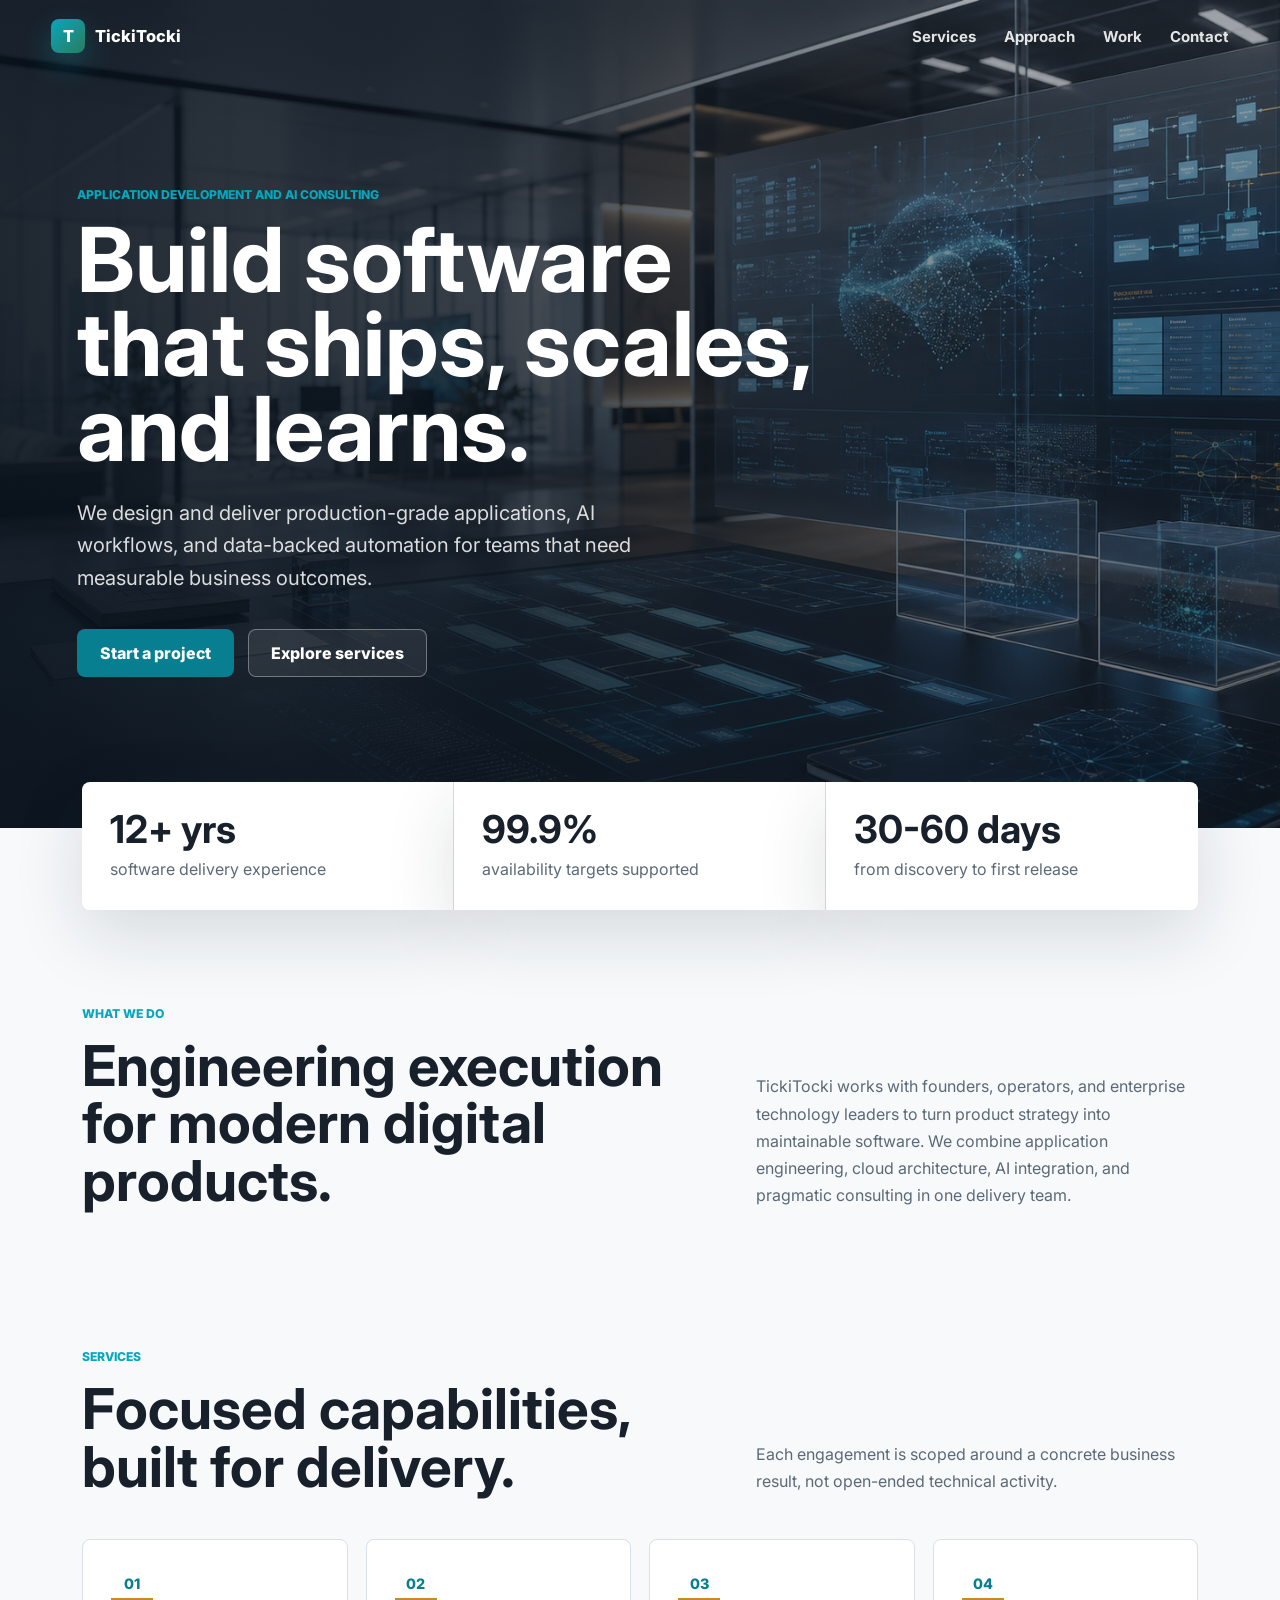
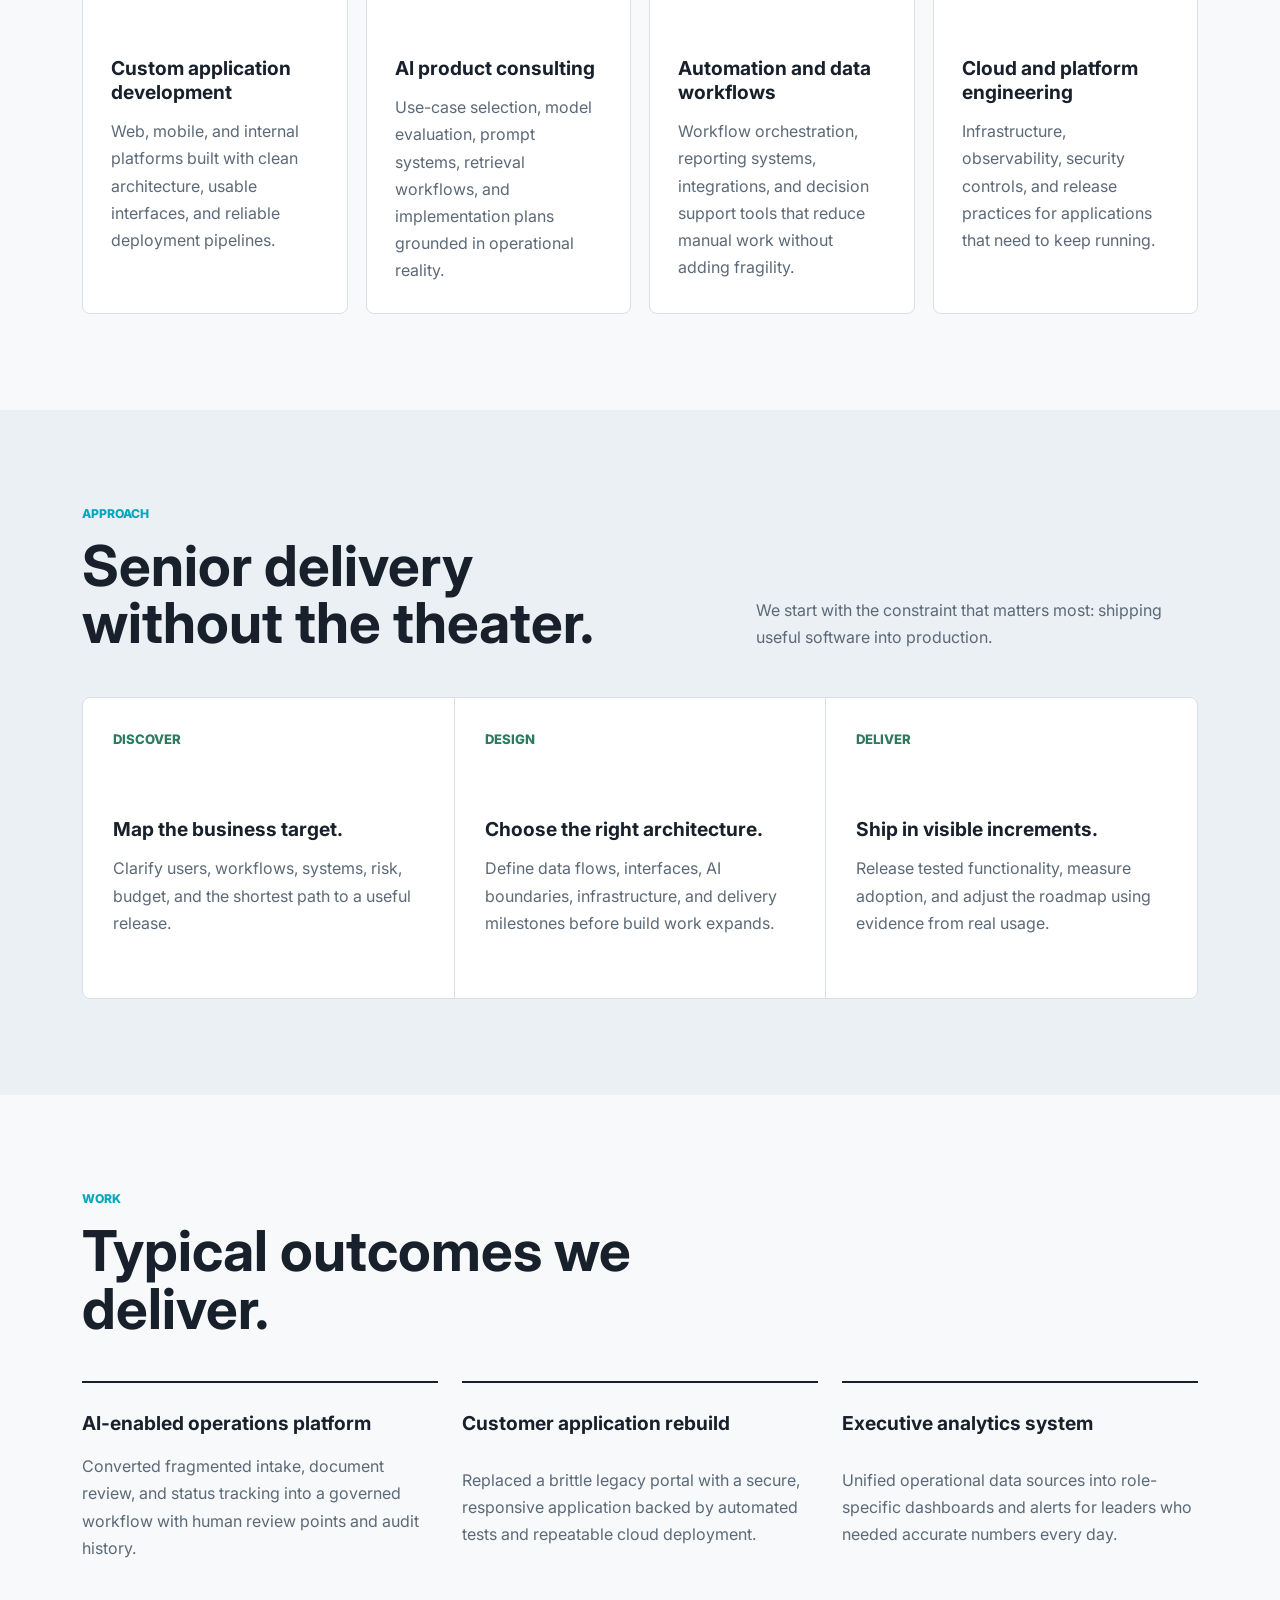
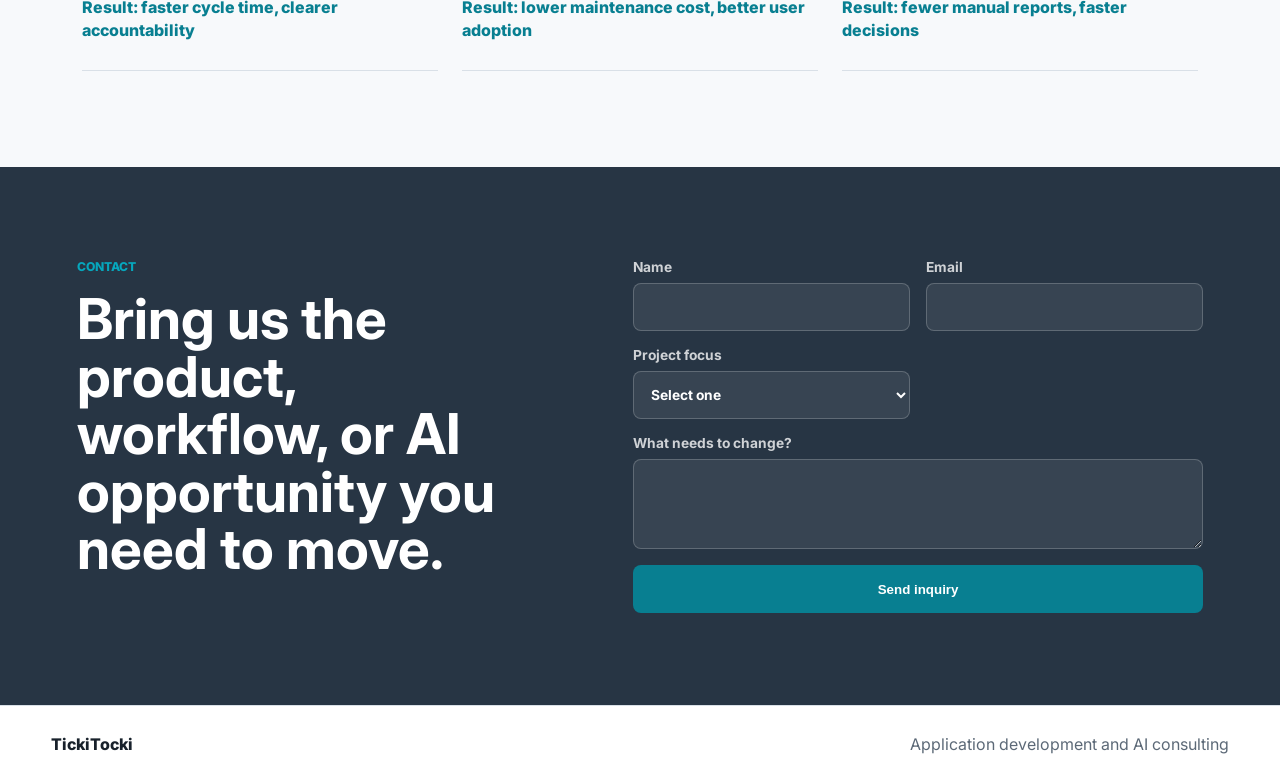
<file: index.html>
<!doctype html>
<html lang="en">
  <head>
    <meta charset="utf-8">
    <meta name="viewport" content="width=device-width, initial-scale=1">
    <meta
      name="description"
      content="TickiTocki builds custom applications and practical AI systems for companies that need secure, scalable software."
    >
    <title>TickiTocki | Application Development and AI Consulting</title>
    <link rel="preconnect" href="https://fonts.googleapis.com">
    <link rel="preconnect" href="https://fonts.gstatic.com" crossorigin>
    <link
      href="https://fonts.googleapis.com/css2?family=Inter:wght@400;500;600;700;800&display=swap"
      rel="stylesheet"
    >
    <link rel="stylesheet" href="styles.css">
  </head>
  <body>
    <header class="site-header" data-header>
      <a class="brand" href="#top" aria-label="TickiTocki home">
        <span class="brand-mark" aria-hidden="true">T</span>
        <span>TickiTocki</span>
      </a>
      <button class="nav-toggle" type="button" aria-label="Open navigation" aria-expanded="false" data-nav-toggle>
        <span></span>
        <span></span>
      </button>
      <nav class="site-nav" data-nav>
        <a href="#services">Services</a>
        <a href="#approach">Approach</a>
        <a href="#work">Work</a>
        <a href="#contact">Contact</a>
      </nav>
    </header>

    <main id="top">
      <section class="hero">
        <img class="hero-image" src="assets/hero-technology-consulting.png" alt="Modern software architecture and AI consulting workspace">
        <div class="hero-overlay" aria-hidden="true"></div>
        <div class="hero-content">
          <p class="eyebrow">Application development and AI consulting</p>
          <h1>Build software that ships, scales, and learns.</h1>
          <p class="hero-copy">
            We design and deliver production-grade applications, AI workflows, and data-backed automation for teams that need measurable business outcomes.
          </p>
          <div class="hero-actions">
            <a class="button primary" href="#contact">Start a project</a>
            <a class="button secondary" href="#services">Explore services</a>
          </div>
        </div>
      </section>

      <section class="metrics" aria-label="Company metrics">
        <div>
          <strong>12+ yrs</strong>
          <span>software delivery experience</span>
        </div>
        <div>
          <strong>99.9%</strong>
          <span>availability targets supported</span>
        </div>
        <div>
          <strong>30-60 days</strong>
          <span>from discovery to first release</span>
        </div>
      </section>

      <section class="section intro">
        <div class="section-kicker">What we do</div>
        <div class="intro-grid">
          <h2>Engineering execution for modern digital products.</h2>
          <p>
            TickiTocki works with founders, operators, and enterprise technology leaders to turn product strategy into maintainable software. We combine application engineering, cloud architecture, AI integration, and pragmatic consulting in one delivery team.
          </p>
        </div>
      </section>

      <section class="section services" id="services">
        <div class="section-heading">
          <div>
            <div class="section-kicker">Services</div>
            <h2>Focused capabilities, built for delivery.</h2>
          </div>
          <p>Each engagement is scoped around a concrete business result, not open-ended technical activity.</p>
        </div>
        <div class="service-grid">
          <article class="service-card">
            <span class="service-icon" aria-hidden="true">01</span>
            <h3>Custom application development</h3>
            <p>Web, mobile, and internal platforms built with clean architecture, usable interfaces, and reliable deployment pipelines.</p>
          </article>
          <article class="service-card">
            <span class="service-icon" aria-hidden="true">02</span>
            <h3>AI product consulting</h3>
            <p>Use-case selection, model evaluation, prompt systems, retrieval workflows, and implementation plans grounded in operational reality.</p>
          </article>
          <article class="service-card">
            <span class="service-icon" aria-hidden="true">03</span>
            <h3>Automation and data workflows</h3>
            <p>Workflow orchestration, reporting systems, integrations, and decision support tools that reduce manual work without adding fragility.</p>
          </article>
          <article class="service-card">
            <span class="service-icon" aria-hidden="true">04</span>
            <h3>Cloud and platform engineering</h3>
            <p>Infrastructure, observability, security controls, and release practices for applications that need to keep running.</p>
          </article>
        </div>
      </section>

      <section class="band" id="approach">
        <div class="section">
          <div class="section-heading">
            <div>
              <div class="section-kicker">Approach</div>
              <h2>Senior delivery without the theater.</h2>
            </div>
            <p>We start with the constraint that matters most: shipping useful software into production.</p>
          </div>
          <div class="process">
            <div class="process-step">
              <span>Discover</span>
              <h3>Map the business target.</h3>
              <p>Clarify users, workflows, systems, risk, budget, and the shortest path to a useful release.</p>
            </div>
            <div class="process-step">
              <span>Design</span>
              <h3>Choose the right architecture.</h3>
              <p>Define data flows, interfaces, AI boundaries, infrastructure, and delivery milestones before build work expands.</p>
            </div>
            <div class="process-step">
              <span>Deliver</span>
              <h3>Ship in visible increments.</h3>
              <p>Release tested functionality, measure adoption, and adjust the roadmap using evidence from real usage.</p>
            </div>
          </div>
        </div>
      </section>

      <section class="section proof" id="work">
        <div class="section-heading">
          <div>
            <div class="section-kicker">Work</div>
            <h2>Typical outcomes we deliver.</h2>
          </div>
        </div>
        <div class="proof-grid">
          <article>
            <h3>AI-enabled operations platform</h3>
            <p>Converted fragmented intake, document review, and status tracking into a governed workflow with human review points and audit history.</p>
            <span>Result: faster cycle time, clearer accountability</span>
          </article>
          <article>
            <h3>Customer application rebuild</h3>
            <p>Replaced a brittle legacy portal with a secure, responsive application backed by automated tests and repeatable cloud deployment.</p>
            <span>Result: lower maintenance cost, better user adoption</span>
          </article>
          <article>
            <h3>Executive analytics system</h3>
            <p>Unified operational data sources into role-specific dashboards and alerts for leaders who needed accurate numbers every day.</p>
            <span>Result: fewer manual reports, faster decisions</span>
          </article>
        </div>
      </section>

      <section class="cta" id="contact">
        <div>
          <div class="section-kicker">Contact</div>
          <h2>Bring us the product, workflow, or AI opportunity you need to move.</h2>
        </div>
        <form class="contact-form" action="mailto:support@tickitocki.com" method="post" enctype="text/plain">
          <label>
            <span>Name</span>
            <input name="name" type="text" autocomplete="name" required>
          </label>
          <label>
            <span>Email</span>
            <input name="email" type="email" autocomplete="email" required>
          </label>
          <label>
            <span>Project focus</span>
            <select name="project-focus" required>
              <option value="">Select one</option>
              <option>Application development</option>
              <option>AI consulting</option>
              <option>Automation and data workflows</option>
              <option>Cloud and platform engineering</option>
            </select>
          </label>
          <label class="wide">
            <span>What needs to change?</span>
            <textarea name="message" rows="4" required></textarea>
          </label>
          <button class="button primary wide" type="submit">Send inquiry</button>
        </form>
      </section>
    </main>

    <footer class="site-footer">
      <span>TickiTocki</span>
      <span>Application development and AI consulting</span>
    </footer>

    <script src="script.js"></script>
  </body>
</html>
</file>
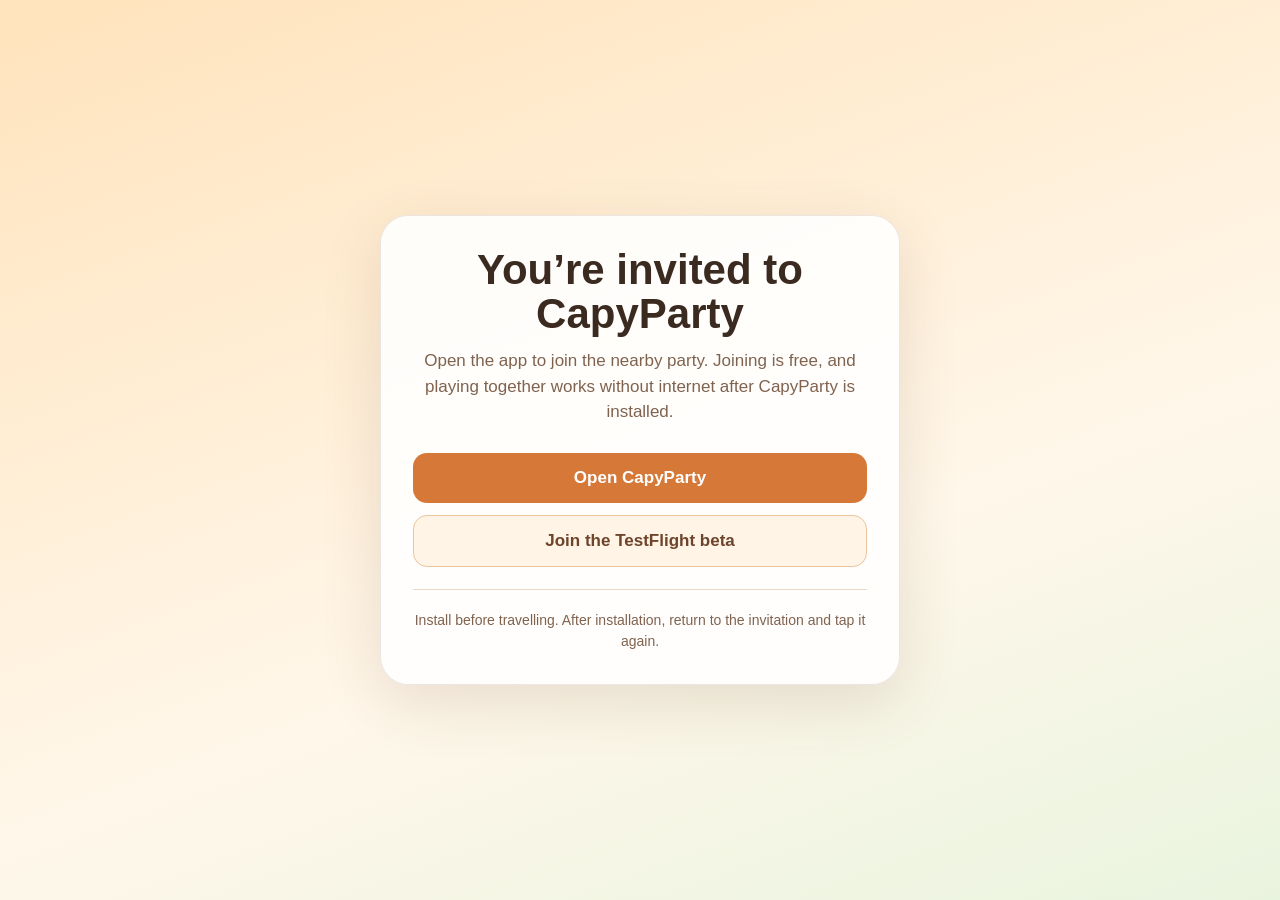
<file: app/capyparty/index.html>
<!doctype html>
<html lang="en">
<head>
  <meta charset="utf-8">
  <meta name="viewport" content="width=device-width, initial-scale=1">
  <meta name="color-scheme" content="light">
  <meta name="theme-color" content="#f5b76f">
  <title>Join a CapyParty</title>
  <meta name="description" content="Install or open CapyParty to join a nearby family game.">
  <meta property="og:title" content="You’re invited to CapyParty">
  <meta property="og:description" content="Join a nearby party for family games that work without internet after installation.">
  <meta property="og:type" content="website">
  <meta property="og:image" content="https://tickitocki.com/app/capyparty/app-icon.png">
  <meta property="og:image:secure_url" content="https://tickitocki.com/app/capyparty/app-icon.png">
  <meta property="og:image:type" content="image/png">
  <meta property="og:image:width" content="1024">
  <meta property="og:image:height" content="1024">
  <meta property="og:image:alt" content="CapyParty app icon">
  <link rel="icon" href="/app/capyparty/app-icon.png">
  <link rel="apple-touch-icon" href="/app/capyparty/app-icon.png">
  <style>
    :root {
      font-family: -apple-system, BlinkMacSystemFont, "Segoe UI", sans-serif;
      color: #3b2a20;
      background: #fff1dc;
    }
    * { box-sizing: border-box; }
    body {
      min-height: 100vh;
      margin: 0;
      display: grid;
      place-items: center;
      padding: 24px;
      background: linear-gradient(160deg, #ffe3bc 0%, #fff7ea 62%, #e9f4df 100%);
    }
    main {
      width: min(100%, 520px);
      padding: 32px;
      border: 1px solid rgba(98, 63, 38, 0.12);
      border-radius: 28px;
      background: rgba(255, 255, 255, 0.88);
      box-shadow: 0 18px 60px rgba(98, 63, 38, 0.14);
      text-align: center;
    }
    h1 { margin: 0 0 12px; font-size: clamp(30px, 8vw, 42px); line-height: 1.05; }
    p { margin: 0; color: #80634f; font-size: 17px; line-height: 1.5; }
    .actions { display: grid; gap: 12px; margin-top: 28px; }
    .button {
      display: block;
      padding: 15px 18px;
      border-radius: 14px;
      background: #d67938;
      color: white;
      font-size: 17px;
      font-weight: 750;
      text-decoration: none;
    }
    .button.secondary { background: #fff4e6; color: #6d452c; border: 1px solid #eac49c; }
    .button[aria-disabled="true"] { opacity: 0.55; pointer-events: none; }
    .note { margin-top: 22px; padding-top: 20px; border-top: 1px solid #ead9c8; font-size: 14px; }
    .code { margin-top: 10px; font: 600 13px ui-monospace, SFMono-Regular, Menlo, monospace; word-break: break-all; }
    @media (max-width: 420px) { body { padding: 12px; } main { padding: 24px 18px; border-radius: 22px; } }
  </style>
</head>
<body>
  <main>
    <h1>You’re invited to CapyParty</h1>
    <p>Open the app to join the nearby party. Joining is free, and playing together works without internet after CapyParty is installed.</p>

    <div class="actions">
      <a class="button" id="open-app" href="#">Open CapyParty</a>
      <a class="button secondary" id="install-app" href="#" aria-disabled="true">Join the TestFlight beta</a>
    </div>

    <p class="note">Install before travelling. After installation, return to the invitation and tap it again.</p>
    <p class="code" id="invite-code" hidden></p>
  </main>

  <script>
    // Replace this beta destination at production launch with the App Store URL
    // for Apple ID 6786782550, including `ct=family_invite` and the provider
    // token (`pt`) when it is available.
    const INSTALL_URL = "https://testflight.apple.com/join/X5MxbHxb";
    const params = new URLSearchParams(window.location.search);
    const host = (params.get("host") || "").toLowerCase();
    const validHost = /^[a-z2-7]{12}$/.test(host);
    const openButton = document.getElementById("open-app");
    const installButton = document.getElementById("install-app");
    const inviteCode = document.getElementById("invite-code");

    if (validHost) {
      openButton.href = `capyparty://join?host=${encodeURIComponent(host)}`;
      inviteCode.textContent = `Party code: ${host}`;
      inviteCode.hidden = false;
    } else {
      openButton.hidden = true;
    }

    if (
      INSTALL_URL.startsWith("https://testflight.apple.com/join/") ||
      INSTALL_URL.startsWith("https://apps.apple.com/")
    ) {
      installButton.href = INSTALL_URL;
      installButton.removeAttribute("aria-disabled");
    } else {
      installButton.textContent = "Installation link unavailable";
    }
  </script>
</body>
</html>
</file>
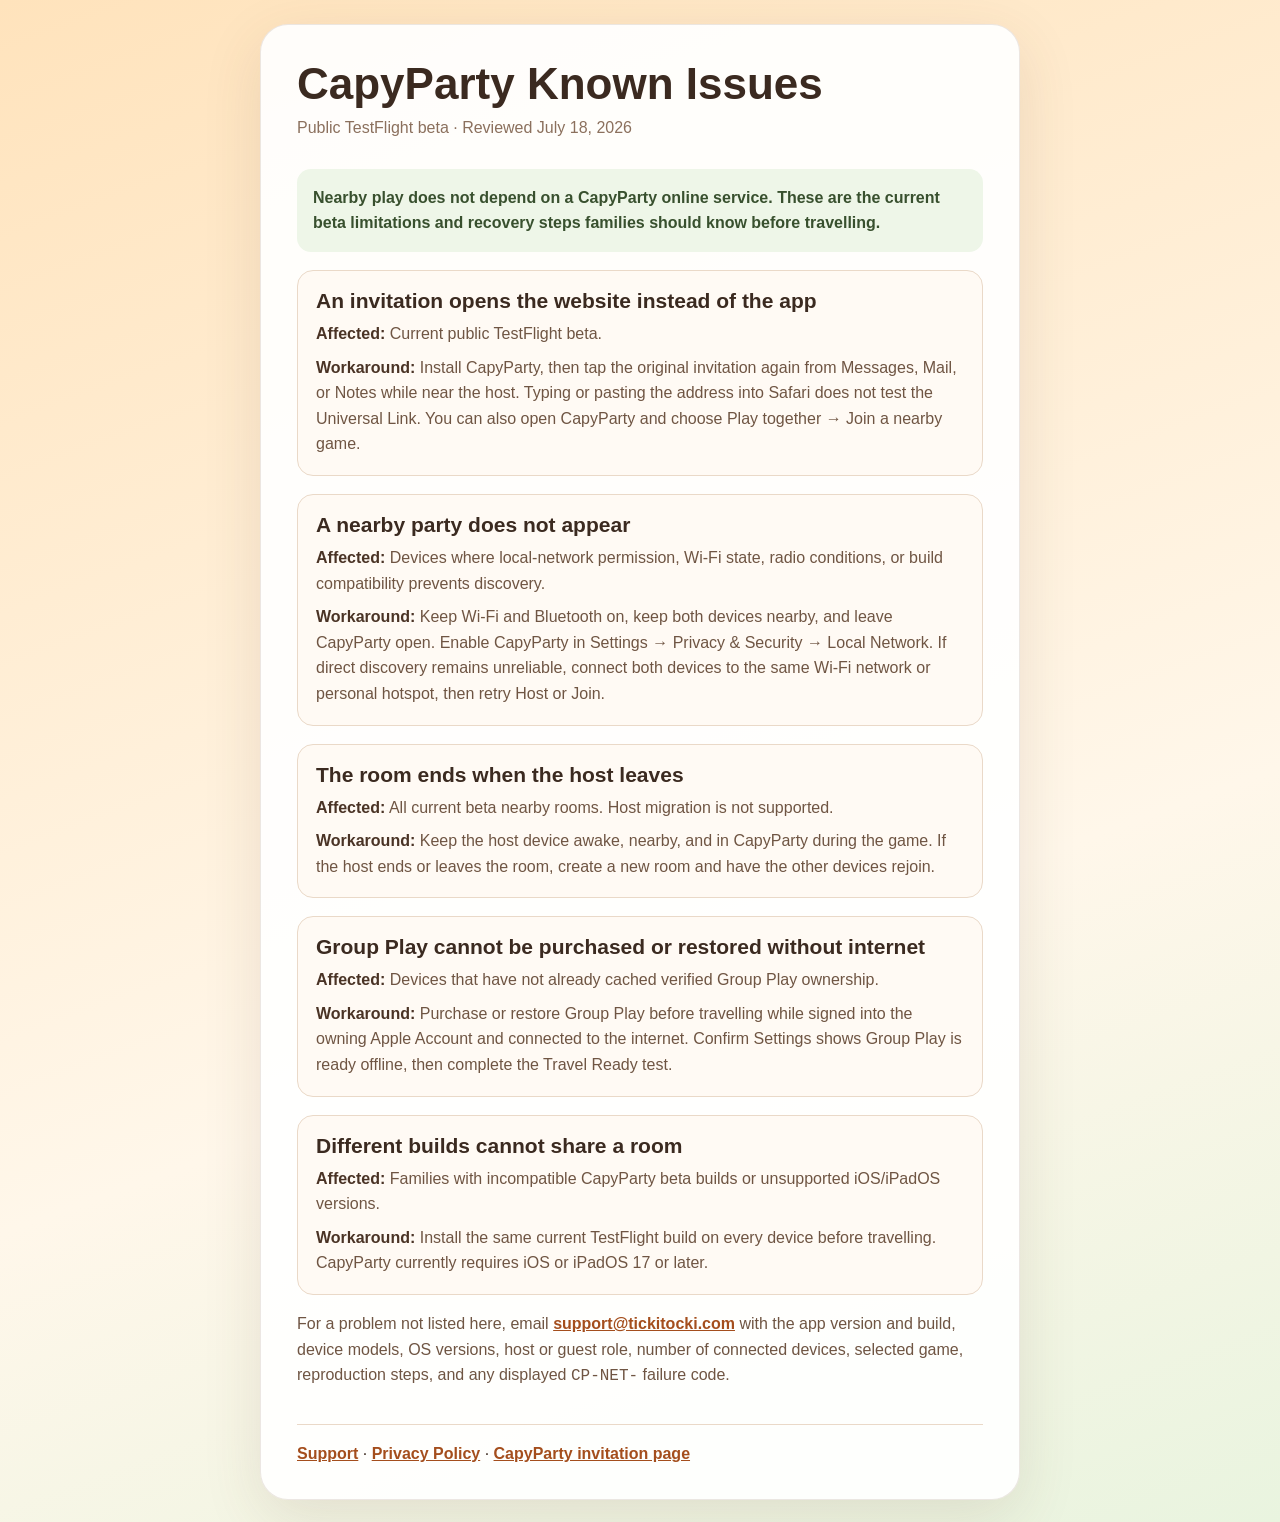
<file: app/capyparty/known-issues/index.html>
<!doctype html>
<html lang="en">
<head>
  <meta charset="utf-8">
  <meta name="viewport" content="width=device-width, initial-scale=1">
  <meta name="color-scheme" content="light">
  <meta name="theme-color" content="#f5b76f">
  <title>CapyParty Known Issues</title>
  <meta name="description" content="Current beta limitations and workarounds for CapyParty.">
  <style>
    :root { font-family: -apple-system, BlinkMacSystemFont, "Segoe UI", sans-serif; color: #3b2a20; background: #fff1dc; }
    * { box-sizing: border-box; }
    body { margin: 0; padding: 24px; background: linear-gradient(160deg, #ffe3bc, #fff7ea 62%, #e9f4df); }
    main { width: min(100%, 760px); margin: 0 auto; padding: 36px; border: 1px solid rgba(98,63,38,.12); border-radius: 28px; background: rgba(255,255,255,.92); box-shadow: 0 18px 60px rgba(98,63,38,.12); }
    h1 { margin: 0 0 8px; font-size: clamp(30px, 7vw, 44px); line-height: 1.05; }
    h2 { margin: 0 0 8px; font-size: 21px; }
    p, li { color: #6f5543; font-size: 16px; line-height: 1.6; }
    a { color: #a44e1d; font-weight: 650; }
    .updated { margin: 0 0 28px; color: #8b705d; }
    .summary { padding: 16px; border-radius: 14px; background: #eef6e8; color: #38502e; font-weight: 650; }
    .issue { margin-top: 18px; padding: 18px; border: 1px solid #ead9c8; border-radius: 16px; background: #fffaf4; }
    .issue p { margin: 8px 0 0; }
    .label { color: #4a3325; font-weight: 700; }
    nav { margin-top: 34px; padding-top: 20px; border-top: 1px solid #ead9c8; }
    @media (max-width: 520px) { body { padding: 12px; } main { padding: 26px 20px; border-radius: 22px; } }
  </style>
</head>
<body>
  <main>
    <h1>CapyParty Known Issues</h1>
    <p class="updated">Public TestFlight beta · Reviewed July 18, 2026</p>
    <p class="summary">Nearby play does not depend on a CapyParty online service. These are the current beta limitations and recovery steps families should know before travelling.</p>

    <section class="issue">
      <h2>An invitation opens the website instead of the app</h2>
      <p><span class="label">Affected:</span> Current public TestFlight beta.</p>
      <p><span class="label">Workaround:</span> Install CapyParty, then tap the original invitation again from Messages, Mail, or Notes while near the host. Typing or pasting the address into Safari does not test the Universal Link. You can also open CapyParty and choose Play together → Join a nearby game.</p>
    </section>

    <section class="issue">
      <h2>A nearby party does not appear</h2>
      <p><span class="label">Affected:</span> Devices where local-network permission, Wi-Fi state, radio conditions, or build compatibility prevents discovery.</p>
      <p><span class="label">Workaround:</span> Keep Wi-Fi and Bluetooth on, keep both devices nearby, and leave CapyParty open. Enable CapyParty in Settings → Privacy &amp; Security → Local Network. If direct discovery remains unreliable, connect both devices to the same Wi-Fi network or personal hotspot, then retry Host or Join.</p>
    </section>

    <section class="issue">
      <h2>The room ends when the host leaves</h2>
      <p><span class="label">Affected:</span> All current beta nearby rooms. Host migration is not supported.</p>
      <p><span class="label">Workaround:</span> Keep the host device awake, nearby, and in CapyParty during the game. If the host ends or leaves the room, create a new room and have the other devices rejoin.</p>
    </section>

    <section class="issue">
      <h2>Group Play cannot be purchased or restored without internet</h2>
      <p><span class="label">Affected:</span> Devices that have not already cached verified Group Play ownership.</p>
      <p><span class="label">Workaround:</span> Purchase or restore Group Play before travelling while signed into the owning Apple Account and connected to the internet. Confirm Settings shows Group Play is ready offline, then complete the Travel Ready test.</p>
    </section>

    <section class="issue">
      <h2>Different builds cannot share a room</h2>
      <p><span class="label">Affected:</span> Families with incompatible CapyParty beta builds or unsupported iOS/iPadOS versions.</p>
      <p><span class="label">Workaround:</span> Install the same current TestFlight build on every device before travelling. CapyParty currently requires iOS or iPadOS 17 or later.</p>
    </section>

    <p>For a problem not listed here, email <a href="mailto:support@tickitocki.com?subject=CapyParty%20Beta%20Issue">support@tickitocki.com</a> with the app version and build, device models, OS versions, host or guest role, number of connected devices, selected game, reproduction steps, and any displayed <code>CP-NET-</code> failure code.</p>

    <nav><a href="/app/capyparty/support/">Support</a> · <a href="/app/capyparty/privacy/">Privacy Policy</a> · <a href="/app/capyparty">CapyParty invitation page</a></nav>
  </main>
</body>
</html>
</file>
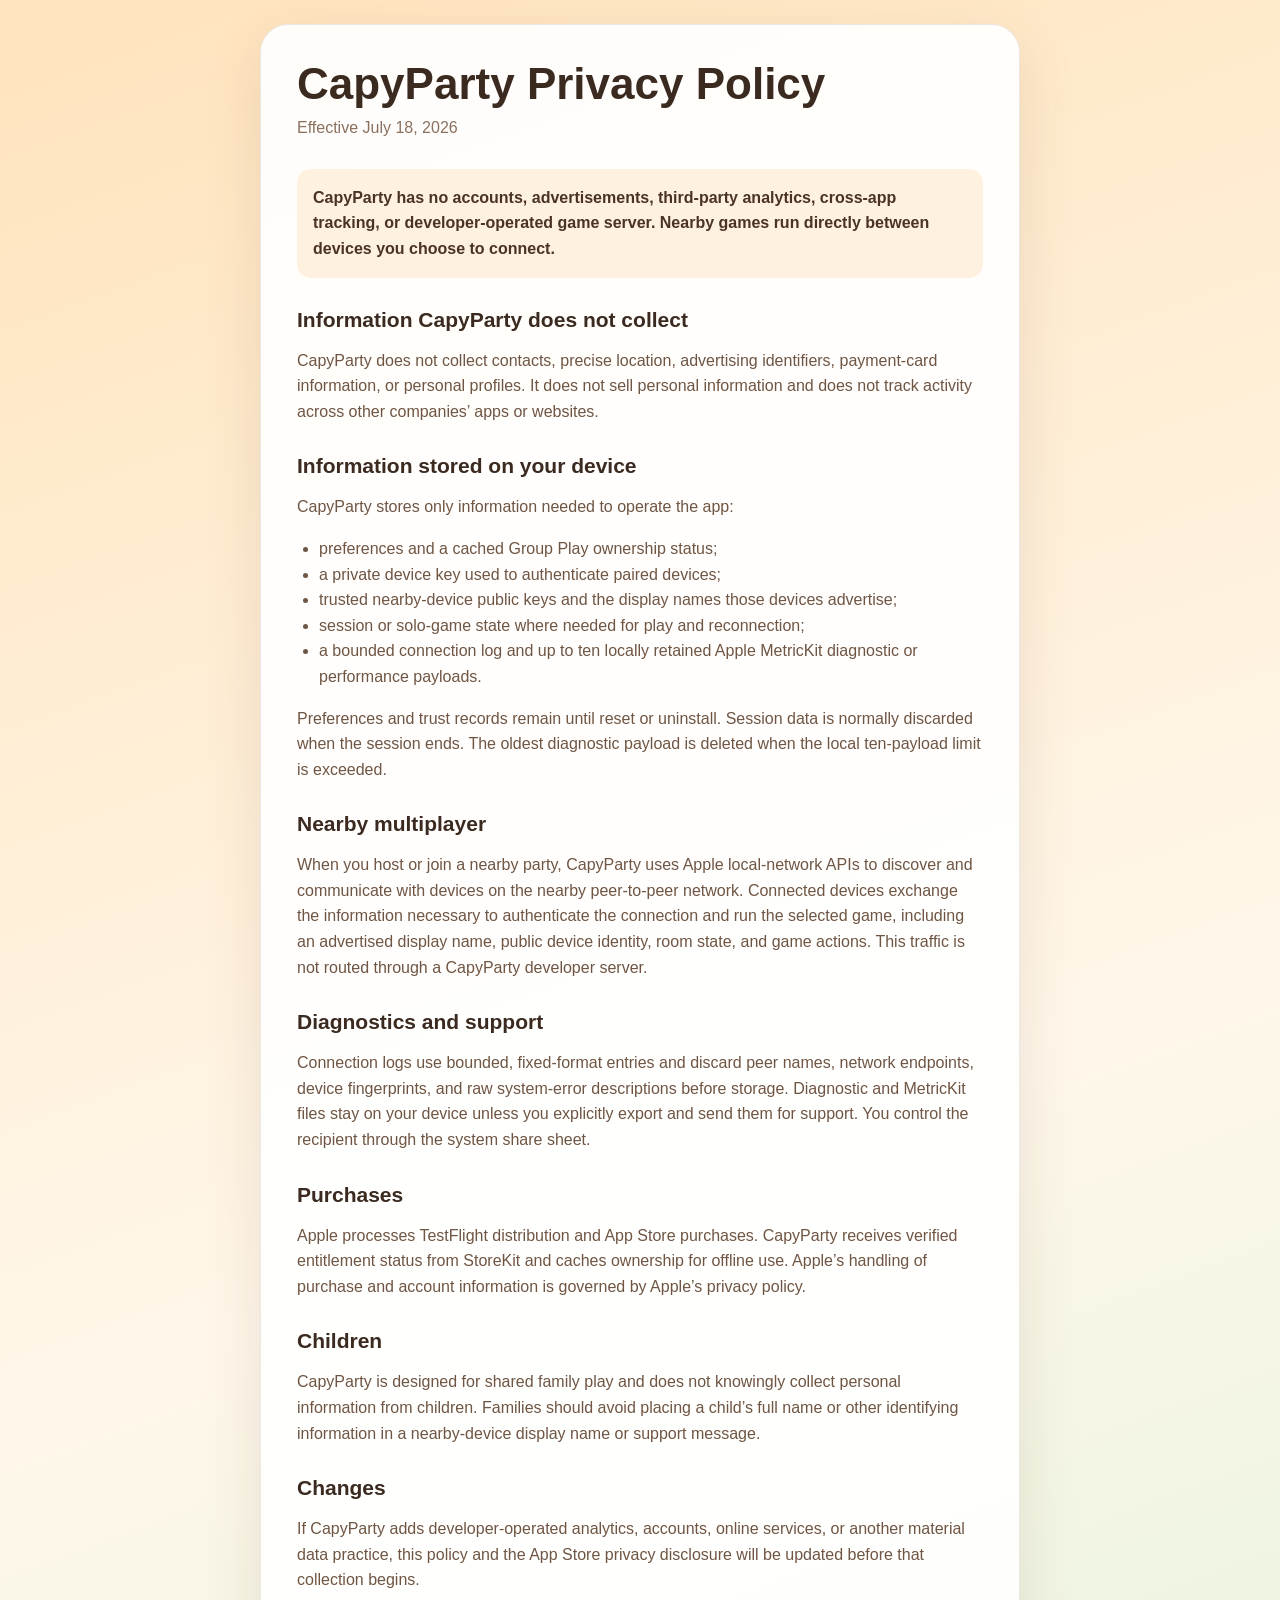
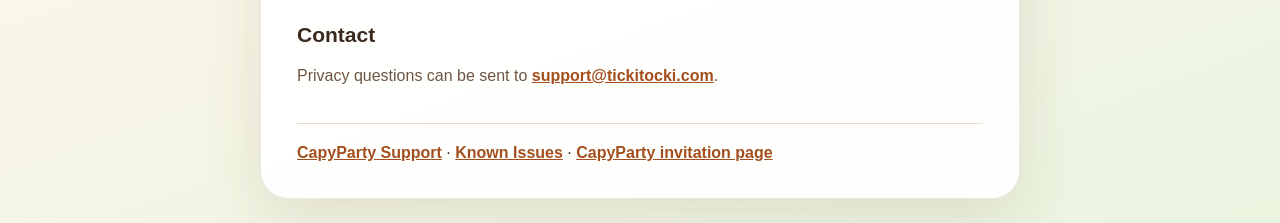
<file: app/capyparty/privacy/index.html>
<!doctype html>
<html lang="en">
<head>
  <meta charset="utf-8">
  <meta name="viewport" content="width=device-width, initial-scale=1">
  <meta name="color-scheme" content="light">
  <meta name="theme-color" content="#f5b76f">
  <title>CapyParty Privacy Policy</title>
  <meta name="description" content="Privacy policy for the CapyParty iPhone and iPad app.">
  <style>
    :root { font-family: -apple-system, BlinkMacSystemFont, "Segoe UI", sans-serif; color: #3b2a20; background: #fff1dc; }
    * { box-sizing: border-box; }
    body { margin: 0; padding: 24px; background: linear-gradient(160deg, #ffe3bc, #fff7ea 62%, #e9f4df); }
    main { width: min(100%, 760px); margin: 0 auto; padding: 36px; border: 1px solid rgba(98,63,38,.12); border-radius: 28px; background: rgba(255,255,255,.92); box-shadow: 0 18px 60px rgba(98,63,38,.12); }
    h1 { margin: 0 0 8px; font-size: clamp(30px, 7vw, 44px); line-height: 1.05; }
    h2 { margin: 30px 0 8px; font-size: 21px; }
    p, li { color: #6f5543; font-size: 16px; line-height: 1.6; }
    ul { padding-left: 22px; }
    a { color: #a44e1d; font-weight: 650; }
    .updated { margin: 0 0 28px; color: #8b705d; }
    .summary { padding: 16px; border-radius: 14px; background: #fff1df; color: #4a3325; font-weight: 650; }
    nav { margin-top: 34px; padding-top: 20px; border-top: 1px solid #ead9c8; }
    @media (max-width: 520px) { body { padding: 12px; } main { padding: 26px 20px; border-radius: 22px; } }
  </style>
</head>
<body>
  <main>
    <h1>CapyParty Privacy Policy</h1>
    <p class="updated">Effective July 18, 2026</p>
    <p class="summary">CapyParty has no accounts, advertisements, third-party analytics, cross-app tracking, or developer-operated game server. Nearby games run directly between devices you choose to connect.</p>

    <h2>Information CapyParty does not collect</h2>
    <p>CapyParty does not collect contacts, precise location, advertising identifiers, payment-card information, or personal profiles. It does not sell personal information and does not track activity across other companies’ apps or websites.</p>

    <h2>Information stored on your device</h2>
    <p>CapyParty stores only information needed to operate the app:</p>
    <ul>
      <li>preferences and a cached Group Play ownership status;</li>
      <li>a private device key used to authenticate paired devices;</li>
      <li>trusted nearby-device public keys and the display names those devices advertise;</li>
      <li>session or solo-game state where needed for play and reconnection;</li>
      <li>a bounded connection log and up to ten locally retained Apple MetricKit diagnostic or performance payloads.</li>
    </ul>
    <p>Preferences and trust records remain until reset or uninstall. Session data is normally discarded when the session ends. The oldest diagnostic payload is deleted when the local ten-payload limit is exceeded.</p>

    <h2>Nearby multiplayer</h2>
    <p>When you host or join a nearby party, CapyParty uses Apple local-network APIs to discover and communicate with devices on the nearby peer-to-peer network. Connected devices exchange the information necessary to authenticate the connection and run the selected game, including an advertised display name, public device identity, room state, and game actions. This traffic is not routed through a CapyParty developer server.</p>

    <h2>Diagnostics and support</h2>
    <p>Connection logs use bounded, fixed-format entries and discard peer names, network endpoints, device fingerprints, and raw system-error descriptions before storage. Diagnostic and MetricKit files stay on your device unless you explicitly export and send them for support. You control the recipient through the system share sheet.</p>

    <h2>Purchases</h2>
    <p>Apple processes TestFlight distribution and App Store purchases. CapyParty receives verified entitlement status from StoreKit and caches ownership for offline use. Apple’s handling of purchase and account information is governed by Apple’s privacy policy.</p>

    <h2>Children</h2>
    <p>CapyParty is designed for shared family play and does not knowingly collect personal information from children. Families should avoid placing a child’s full name or other identifying information in a nearby-device display name or support message.</p>

    <h2>Changes</h2>
    <p>If CapyParty adds developer-operated analytics, accounts, online services, or another material data practice, this policy and the App Store privacy disclosure will be updated before that collection begins.</p>

    <h2>Contact</h2>
    <p>Privacy questions can be sent to <a href="mailto:support@tickitocki.com">support@tickitocki.com</a>.</p>

    <nav><a href="/app/capyparty/support/">CapyParty Support</a> · <a href="/app/capyparty/known-issues/">Known Issues</a> · <a href="/app/capyparty">CapyParty invitation page</a></nav>
  </main>
</body>
</html>
</file>
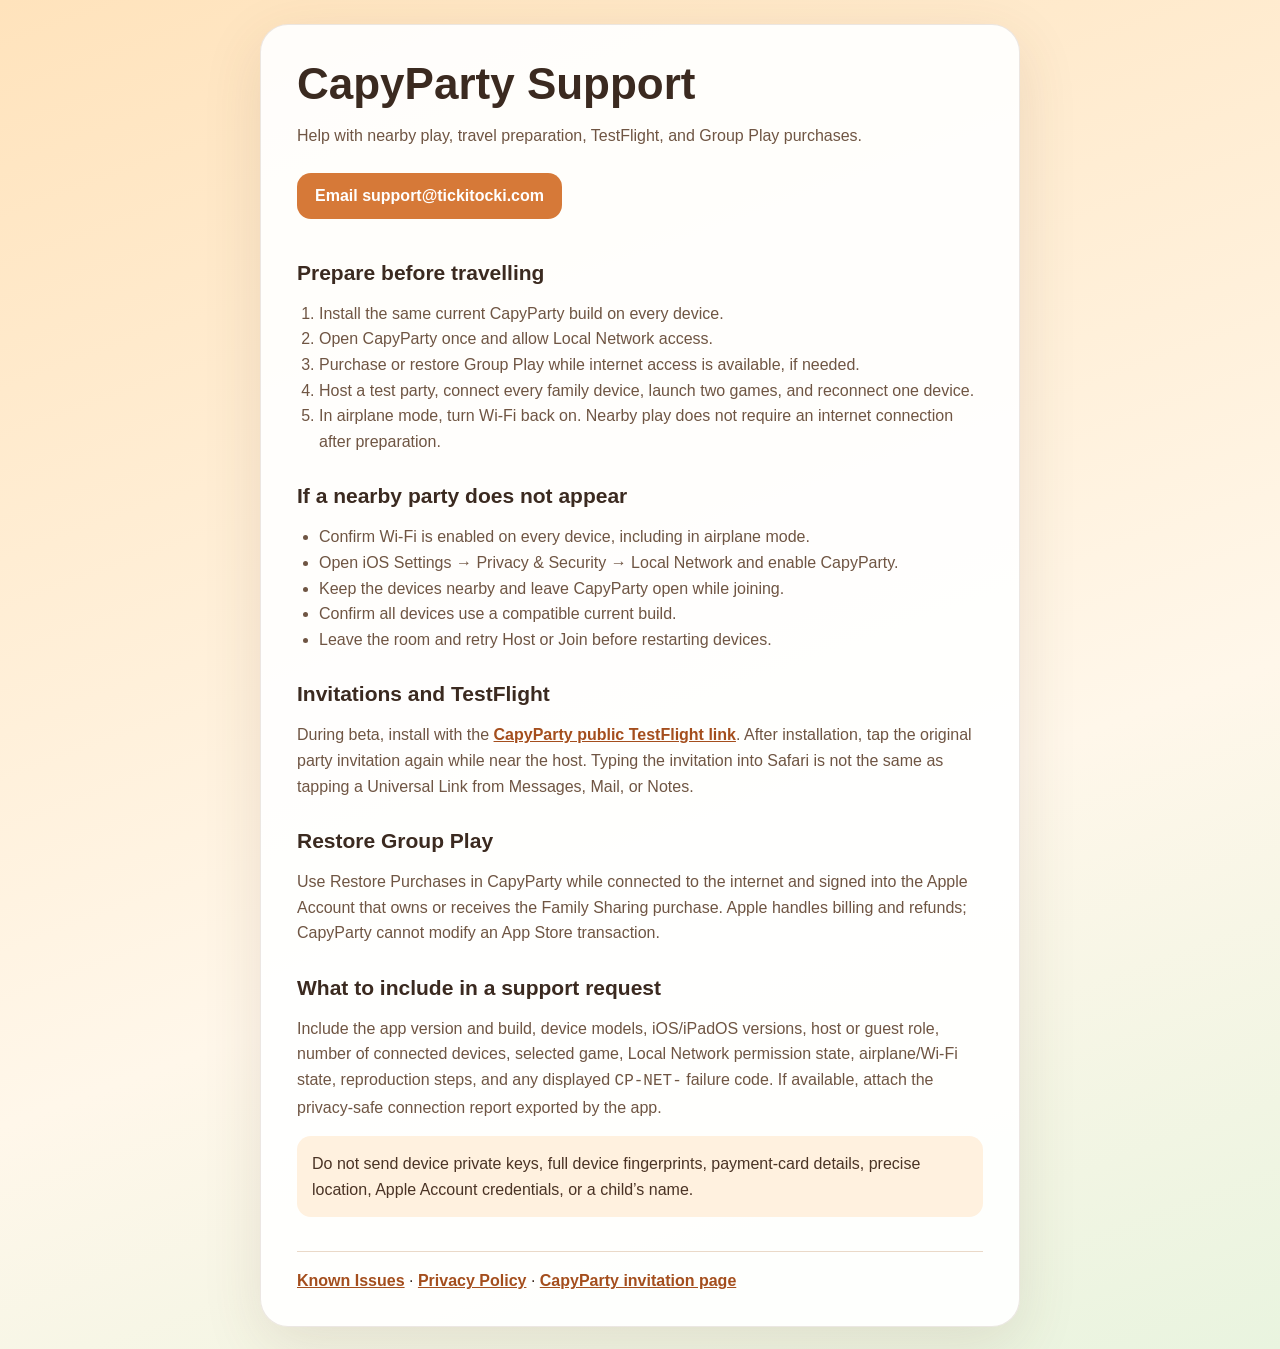
<file: app/capyparty/support/index.html>
<!doctype html>
<html lang="en">
<head>
  <meta charset="utf-8">
  <meta name="viewport" content="width=device-width, initial-scale=1">
  <meta name="color-scheme" content="light">
  <meta name="theme-color" content="#f5b76f">
  <title>CapyParty Support</title>
  <meta name="description" content="Setup, travel, purchase, and connection support for CapyParty.">
  <style>
    :root { font-family: -apple-system, BlinkMacSystemFont, "Segoe UI", sans-serif; color: #3b2a20; background: #fff1dc; }
    * { box-sizing: border-box; }
    body { margin: 0; padding: 24px; background: linear-gradient(160deg, #ffe3bc, #fff7ea 62%, #e9f4df); }
    main { width: min(100%, 760px); margin: 0 auto; padding: 36px; border: 1px solid rgba(98,63,38,.12); border-radius: 28px; background: rgba(255,255,255,.92); box-shadow: 0 18px 60px rgba(98,63,38,.12); }
    h1 { margin: 0 0 12px; font-size: clamp(30px, 7vw, 44px); line-height: 1.05; }
    h2 { margin: 30px 0 8px; font-size: 21px; }
    p, li { color: #6f5543; font-size: 16px; line-height: 1.6; }
    ol, ul { padding-left: 22px; }
    a { color: #a44e1d; font-weight: 650; }
    .contact { display: inline-block; margin: 8px 0 12px; padding: 14px 18px; border-radius: 14px; background: #d67938; color: white; text-decoration: none; }
    .note { padding: 15px; border-radius: 14px; background: #fff1df; color: #4a3325; }
    nav { margin-top: 34px; padding-top: 20px; border-top: 1px solid #ead9c8; }
    @media (max-width: 520px) { body { padding: 12px; } main { padding: 26px 20px; border-radius: 22px; } }
  </style>
</head>
<body>
  <main>
    <h1>CapyParty Support</h1>
    <p>Help with nearby play, travel preparation, TestFlight, and Group Play purchases.</p>
    <a class="contact" href="mailto:support@tickitocki.com?subject=CapyParty%20Support">Email support@tickitocki.com</a>

    <h2>Prepare before travelling</h2>
    <ol>
      <li>Install the same current CapyParty build on every device.</li>
      <li>Open CapyParty once and allow Local Network access.</li>
      <li>Purchase or restore Group Play while internet access is available, if needed.</li>
      <li>Host a test party, connect every family device, launch two games, and reconnect one device.</li>
      <li>In airplane mode, turn Wi-Fi back on. Nearby play does not require an internet connection after preparation.</li>
    </ol>

    <h2>If a nearby party does not appear</h2>
    <ul>
      <li>Confirm Wi-Fi is enabled on every device, including in airplane mode.</li>
      <li>Open iOS Settings → Privacy &amp; Security → Local Network and enable CapyParty.</li>
      <li>Keep the devices nearby and leave CapyParty open while joining.</li>
      <li>Confirm all devices use a compatible current build.</li>
      <li>Leave the room and retry Host or Join before restarting devices.</li>
    </ul>

    <h2>Invitations and TestFlight</h2>
    <p>During beta, install with the <a href="https://testflight.apple.com/join/X5MxbHxb">CapyParty public TestFlight link</a>. After installation, tap the original party invitation again while near the host. Typing the invitation into Safari is not the same as tapping a Universal Link from Messages, Mail, or Notes.</p>

    <h2>Restore Group Play</h2>
    <p>Use Restore Purchases in CapyParty while connected to the internet and signed into the Apple Account that owns or receives the Family Sharing purchase. Apple handles billing and refunds; CapyParty cannot modify an App Store transaction.</p>

    <h2>What to include in a support request</h2>
    <p>Include the app version and build, device models, iOS/iPadOS versions, host or guest role, number of connected devices, selected game, Local Network permission state, airplane/Wi-Fi state, reproduction steps, and any displayed <code>CP-NET-</code> failure code. If available, attach the privacy-safe connection report exported by the app.</p>
    <p class="note">Do not send device private keys, full device fingerprints, payment-card details, precise location, Apple Account credentials, or a child’s name.</p>

    <nav><a href="/app/capyparty/known-issues/">Known Issues</a> · <a href="/app/capyparty/privacy/">Privacy Policy</a> · <a href="/app/capyparty">CapyParty invitation page</a></nav>
  </main>
</body>
</html>
</file>
<file: styles.css>
:root {
  color-scheme: light;
  --ink: #18212b;
  --muted: #5c6977;
  --line: #d9e0e7;
  --paper: #f7f9fb;
  --white: #ffffff;
  --steel: #273544;
  --cyan: #06a7bd;
  --cyan-dark: #087f91;
  --amber: #c58b24;
  --green: #2d7b5f;
  --shadow: 0 24px 70px rgba(24, 33, 43, 0.14);
}

* {
  box-sizing: border-box;
}

html {
  scroll-behavior: smooth;
}

body {
  margin: 0;
  font-family: Inter, system-ui, -apple-system, BlinkMacSystemFont, "Segoe UI", sans-serif;
  color: var(--ink);
  background: var(--paper);
}

body.nav-open {
  overflow: hidden;
}

a {
  color: inherit;
  text-decoration: none;
}

img {
  display: block;
  max-width: 100%;
}

.site-header {
  position: fixed;
  top: 0;
  left: 0;
  right: 0;
  z-index: 20;
  display: flex;
  align-items: center;
  justify-content: space-between;
  min-height: 72px;
  padding: 0 clamp(20px, 4vw, 64px);
  color: var(--white);
  transition: background 180ms ease, box-shadow 180ms ease, color 180ms ease;
}

.site-header.is-scrolled,
body.nav-open .site-header {
  color: var(--ink);
  background: rgba(255, 255, 255, 0.94);
  box-shadow: 0 10px 32px rgba(24, 33, 43, 0.1);
  backdrop-filter: blur(18px);
}

.brand {
  display: inline-flex;
  align-items: center;
  gap: 10px;
  font-weight: 800;
  font-size: 1.03rem;
}

.brand-mark {
  display: grid;
  place-items: center;
  width: 34px;
  height: 34px;
  border-radius: 8px;
  color: var(--white);
  background: linear-gradient(135deg, var(--cyan), var(--green));
  box-shadow: 0 12px 28px rgba(6, 167, 189, 0.28);
}

.site-nav {
  display: flex;
  align-items: center;
  gap: 28px;
  font-size: 0.94rem;
  font-weight: 700;
}

.site-nav a {
  opacity: 0.88;
}

.site-nav a:hover {
  opacity: 1;
}

.nav-toggle {
  display: none;
  width: 42px;
  height: 42px;
  border: 1px solid currentColor;
  border-radius: 8px;
  color: inherit;
  background: transparent;
}

.nav-toggle span {
  display: block;
  width: 18px;
  height: 2px;
  margin: 5px auto;
  background: currentColor;
}

.hero {
  position: relative;
  min-height: 92vh;
  display: flex;
  align-items: center;
  padding: 112px clamp(20px, 6vw, 92px) 76px;
  overflow: hidden;
  background: var(--steel);
}

.hero-image,
.hero-overlay {
  position: absolute;
  inset: 0;
  width: 100%;
  height: 100%;
}

.hero-image {
  object-fit: cover;
}

.hero-overlay {
  background:
    linear-gradient(90deg, rgba(10, 19, 29, 0.88) 0%, rgba(10, 19, 29, 0.72) 38%, rgba(10, 19, 29, 0.18) 78%),
    linear-gradient(180deg, rgba(10, 19, 29, 0.18) 0%, rgba(10, 19, 29, 0.55) 100%);
}

.hero-content {
  position: relative;
  z-index: 1;
  max-width: 760px;
  color: var(--white);
}

.eyebrow,
.section-kicker {
  margin: 0 0 16px;
  color: var(--cyan);
  font-size: 0.76rem;
  font-weight: 800;
  letter-spacing: 0;
  text-transform: uppercase;
}

.hero h1 {
  margin: 0;
  max-width: 740px;
  font-size: clamp(3.1rem, 7vw, 6.8rem);
  line-height: 0.94;
  letter-spacing: 0;
}

.hero-copy {
  max-width: 620px;
  margin: 26px 0 0;
  color: rgba(255, 255, 255, 0.84);
  font-size: clamp(1.04rem, 2vw, 1.26rem);
  line-height: 1.62;
}

.hero-actions {
  display: flex;
  flex-wrap: wrap;
  gap: 14px;
  margin-top: 34px;
}

.button {
  display: inline-flex;
  align-items: center;
  justify-content: center;
  min-height: 48px;
  padding: 0 22px;
  border: 1px solid transparent;
  border-radius: 8px;
  font-weight: 800;
  cursor: pointer;
  transition: transform 160ms ease, background 160ms ease, border-color 160ms ease;
}

.button:hover {
  transform: translateY(-1px);
}

.button.primary {
  color: var(--white);
  background: var(--cyan-dark);
}

.button.primary:hover {
  background: #066d7d;
}

.button.secondary {
  color: var(--white);
  border-color: rgba(255, 255, 255, 0.34);
  background: rgba(255, 255, 255, 0.08);
}

.metrics {
  display: grid;
  grid-template-columns: repeat(3, 1fr);
  max-width: 1180px;
  margin: -46px auto 0;
  padding: 0 clamp(20px, 4vw, 32px);
  position: relative;
  z-index: 3;
}

.metrics div {
  min-height: 128px;
  padding: 28px;
  background: var(--white);
  border-right: 1px solid var(--line);
  box-shadow: var(--shadow);
}

.metrics div:first-child {
  border-radius: 8px 0 0 8px;
}

.metrics div:last-child {
  border-right: 0;
  border-radius: 0 8px 8px 0;
}

.metrics strong {
  display: block;
  font-size: clamp(1.8rem, 3vw, 2.45rem);
  line-height: 1;
}

.metrics span {
  display: block;
  margin-top: 10px;
  color: var(--muted);
  line-height: 1.45;
}

.section {
  max-width: 1180px;
  margin: 0 auto;
  padding: 96px clamp(20px, 4vw, 32px);
}

.intro-grid,
.section-heading {
  display: grid;
  grid-template-columns: minmax(0, 1.15fr) minmax(280px, 0.85fr);
  gap: clamp(28px, 6vw, 84px);
  align-items: end;
}

h2 {
  margin: 0;
  font-size: clamp(2rem, 4.4vw, 4.2rem);
  line-height: 1.02;
  letter-spacing: 0;
}

h3 {
  margin: 0;
  font-size: 1.2rem;
  line-height: 1.25;
}

.intro p,
.section-heading p,
.service-card p,
.process-step p,
.proof article p {
  margin: 0;
  color: var(--muted);
  font-size: 1rem;
  line-height: 1.7;
}

.services {
  padding-top: 44px;
}

.service-grid {
  display: grid;
  grid-template-columns: repeat(4, 1fr);
  gap: 18px;
  margin-top: 44px;
}

.service-card {
  min-height: 310px;
  padding: 28px;
  border: 1px solid var(--line);
  border-radius: 8px;
  background: var(--white);
}

.service-icon {
  display: inline-grid;
  place-items: center;
  min-width: 42px;
  height: 32px;
  margin-bottom: 56px;
  border-bottom: 2px solid var(--amber);
  color: var(--cyan-dark);
  font-weight: 800;
  font-size: 0.9rem;
}

.service-card h3 {
  margin-bottom: 14px;
}

.band {
  background: #eaf0f4;
}

.process {
  display: grid;
  grid-template-columns: repeat(3, 1fr);
  gap: 1px;
  margin-top: 46px;
  background: var(--line);
  border: 1px solid var(--line);
  border-radius: 8px;
  overflow: hidden;
}

.process-step {
  min-height: 300px;
  padding: 30px;
  background: var(--white);
}

.process-step span {
  display: inline-block;
  margin-bottom: 70px;
  color: var(--green);
  font-weight: 800;
  font-size: 0.82rem;
  text-transform: uppercase;
}

.process-step h3 {
  margin-bottom: 14px;
}

.proof-grid {
  display: grid;
  grid-template-columns: repeat(3, 1fr);
  gap: 24px;
  margin-top: 44px;
}

.proof article {
  display: flex;
  min-height: 280px;
  flex-direction: column;
  justify-content: space-between;
  padding: 28px 0;
  border-top: 2px solid var(--ink);
  border-bottom: 1px solid var(--line);
}

.proof article p {
  margin-top: 18px;
}

.proof article span {
  display: block;
  margin-top: 34px;
  color: var(--cyan-dark);
  font-weight: 800;
  line-height: 1.45;
}

.cta {
  display: grid;
  grid-template-columns: minmax(0, 0.9fr) minmax(320px, 1.1fr);
  gap: clamp(36px, 7vw, 92px);
  align-items: start;
  padding: 92px clamp(20px, 6vw, 92px);
  color: var(--white);
  background: var(--steel);
}

.contact-form {
  display: grid;
  grid-template-columns: repeat(2, 1fr);
  gap: 16px;
}

.contact-form label {
  display: grid;
  gap: 8px;
  color: rgba(255, 255, 255, 0.78);
  font-size: 0.86rem;
  font-weight: 700;
}

.contact-form input,
.contact-form select,
.contact-form textarea {
  width: 100%;
  min-height: 48px;
  padding: 12px 13px;
  border: 1px solid rgba(255, 255, 255, 0.2);
  border-radius: 8px;
  color: var(--white);
  background: rgba(255, 255, 255, 0.08);
  font: inherit;
}

.contact-form textarea {
  resize: vertical;
}

.contact-form option {
  color: var(--ink);
}

.wide {
  grid-column: 1 / -1;
}

.site-footer {
  display: flex;
  justify-content: space-between;
  gap: 20px;
  padding: 28px clamp(20px, 4vw, 64px);
  color: var(--muted);
  background: var(--white);
  border-top: 1px solid var(--line);
}

.site-footer span:first-child {
  color: var(--ink);
  font-weight: 800;
}

@media (max-width: 980px) {
  .service-grid,
  .proof-grid {
    grid-template-columns: repeat(2, 1fr);
  }

  .intro-grid,
  .section-heading,
  .cta {
    grid-template-columns: 1fr;
  }

  .process {
    grid-template-columns: 1fr;
  }
}

@media (max-width: 720px) {
  .site-header {
    min-height: 64px;
  }

  .nav-toggle {
    display: block;
  }

  .site-nav {
    position: fixed;
    top: 64px;
    left: 0;
    right: 0;
    display: none;
    flex-direction: column;
    align-items: flex-start;
    gap: 0;
    padding: 12px 20px 24px;
    color: var(--ink);
    background: rgba(255, 255, 255, 0.97);
    border-top: 1px solid var(--line);
  }

  .site-nav.is-open {
    display: flex;
  }

  .site-nav a {
    width: 100%;
    padding: 14px 0;
  }

  .hero {
    min-height: 88vh;
    padding-top: 98px;
  }

  .hero-overlay {
    background:
      linear-gradient(90deg, rgba(10, 19, 29, 0.9), rgba(10, 19, 29, 0.58)),
      linear-gradient(180deg, rgba(10, 19, 29, 0.16), rgba(10, 19, 29, 0.72));
  }

  .hero h1 {
    font-size: clamp(2.65rem, 16vw, 4.4rem);
  }

  .metrics,
  .service-grid,
  .proof-grid,
  .contact-form {
    grid-template-columns: 1fr;
  }

  .metrics div,
  .metrics div:first-child,
  .metrics div:last-child {
    border-radius: 0;
    border-right: 0;
    border-bottom: 1px solid var(--line);
  }

  .metrics div:first-child {
    border-radius: 8px 8px 0 0;
  }

  .metrics div:last-child {
    border-bottom: 0;
    border-radius: 0 0 8px 8px;
  }

  .section {
    padding: 72px 20px;
  }

  .service-card,
  .process-step {
    min-height: auto;
  }

  .service-icon,
  .process-step span {
    margin-bottom: 34px;
  }

  .site-footer {
    flex-direction: column;
  }
}
</file>
